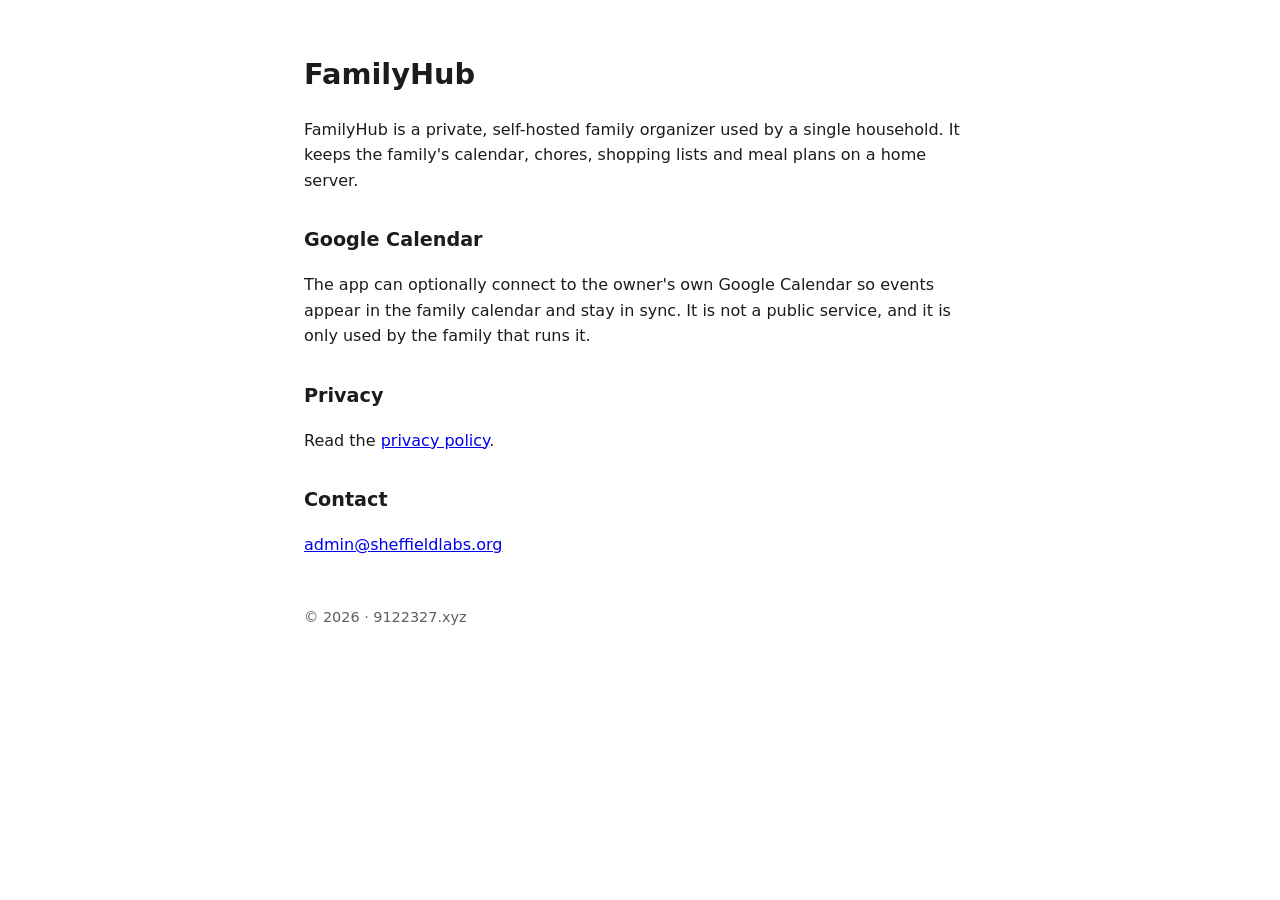
<file: index.html>
<!doctype html>
<html lang="en">
<head>
<meta charset="utf-8">
<meta name="viewport" content="width=device-width,initial-scale=1">
<title>FamilyHub (private family calendar)</title>
<meta name="description" content="A private, self-hosted family organizer for one household.">
<link rel="stylesheet" href="style.css">
</head>
<body>
<h1>FamilyHub</h1>
<p>FamilyHub is a private, self-hosted family organizer used by a single household. It keeps the family's calendar, chores, shopping lists and meal plans on a home server.</p>
<h2>Google Calendar</h2>
<p>The app can optionally connect to the owner's own Google Calendar so events appear in the family calendar and stay in sync. It is not a public service, and it is only used by the family that runs it.</p>
<h2>Privacy</h2>
<p>Read the <a href="privacy.html">privacy policy</a>.</p>
<h2>Contact</h2>
<p><a href="mailto:admin@sheffieldlabs.org">admin@sheffieldlabs.org</a></p>
<footer>&copy; 2026 &middot; 9122327.xyz</footer>
</body>
</html>
</file>
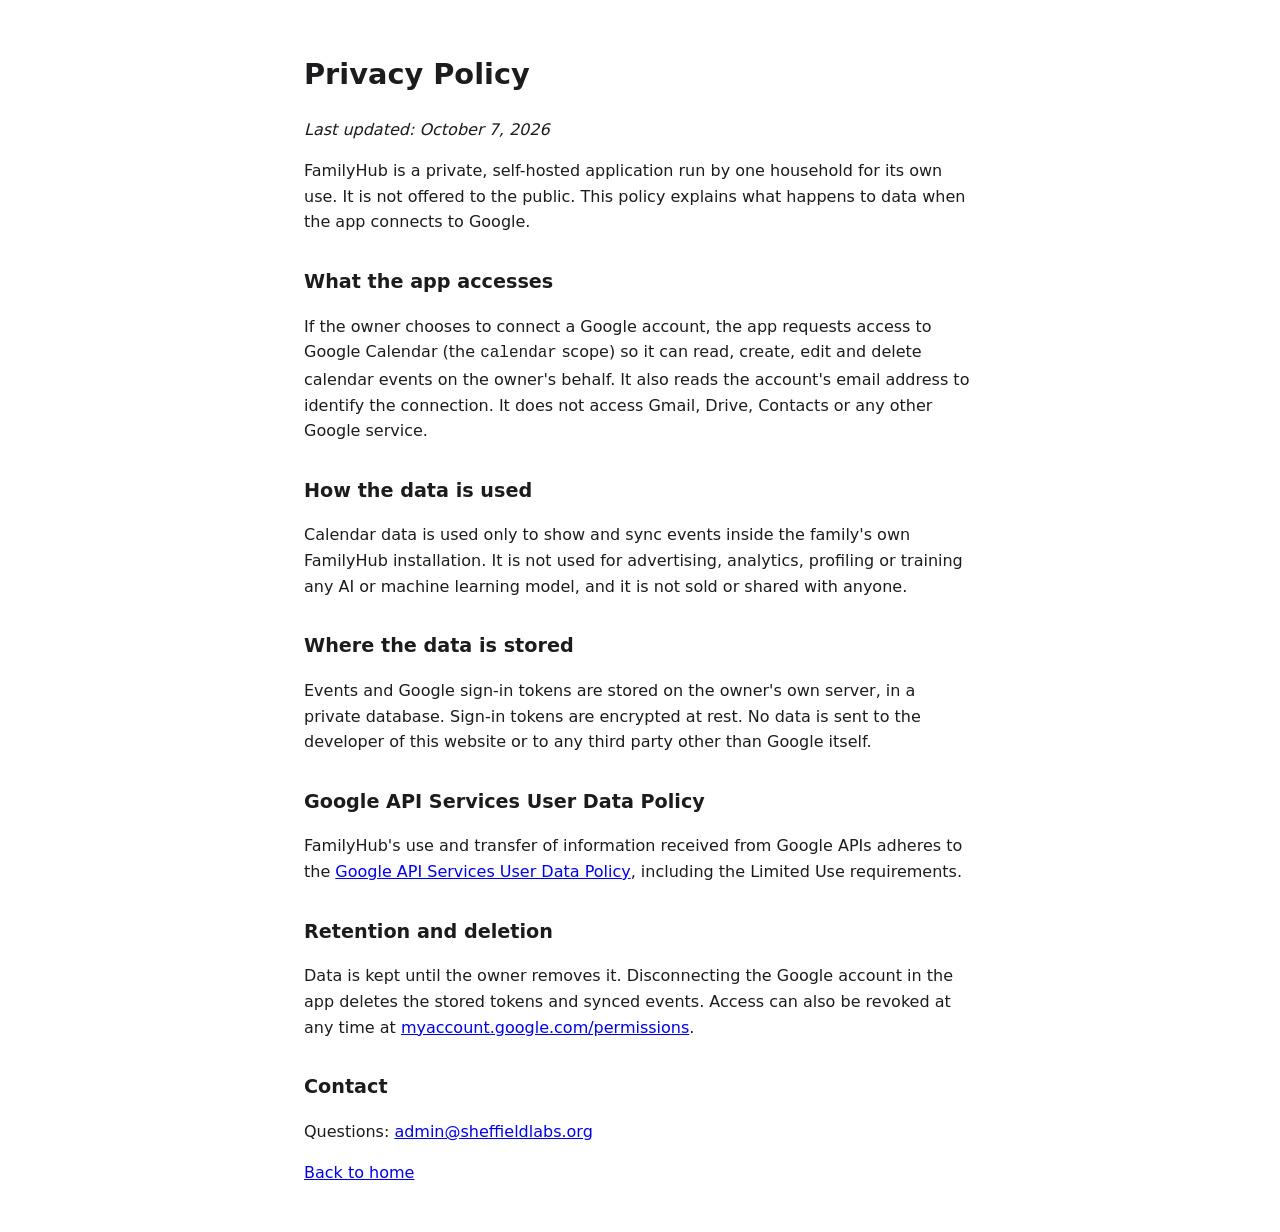
<file: privacy.html>
<!doctype html>
<html lang="en">
<head>
<meta charset="utf-8">
<meta name="viewport" content="width=device-width,initial-scale=1">
<title>Privacy Policy - FamilyHub</title>
<link rel="stylesheet" href="style.css">
</head>
<body>
<h1>Privacy Policy</h1>
<p><em>Last updated: October 7, 2026</em></p>
<p>FamilyHub is a private, self-hosted application run by one household for its own use. It is not offered to the public. This policy explains what happens to data when the app connects to Google.</p>

<h2>What the app accesses</h2>
<p>If the owner chooses to connect a Google account, the app requests access to Google Calendar (the <code>calendar</code> scope) so it can read, create, edit and delete calendar events on the owner's behalf. It also reads the account's email address to identify the connection. It does not access Gmail, Drive, Contacts or any other Google service.</p>

<h2>How the data is used</h2>
<p>Calendar data is used only to show and sync events inside the family's own FamilyHub installation. It is not used for advertising, analytics, profiling or training any AI or machine learning model, and it is not sold or shared with anyone.</p>

<h2>Where the data is stored</h2>
<p>Events and Google sign-in tokens are stored on the owner's own server, in a private database. Sign-in tokens are encrypted at rest. No data is sent to the developer of this website or to any third party other than Google itself.</p>

<h2>Google API Services User Data Policy</h2>
<p>FamilyHub's use and transfer of information received from Google APIs adheres to the <a href="https://developers.google.com/terms/api-services-user-data-policy">Google API Services User Data Policy</a>, including the Limited Use requirements.</p>

<h2>Retention and deletion</h2>
<p>Data is kept until the owner removes it. Disconnecting the Google account in the app deletes the stored tokens and synced events. Access can also be revoked at any time at <a href="https://myaccount.google.com/permissions">myaccount.google.com/permissions</a>.</p>

<h2>Contact</h2>
<p>Questions: <a href="mailto:admin@sheffieldlabs.org">admin@sheffieldlabs.org</a></p>
<p><a href="index.html">Back to home</a></p>
</body>
</html>
</file>
<file: style.css>
:root{color-scheme:light dark}
body{font:16px/1.6 system-ui,-apple-system,Segoe UI,Roboto,sans-serif;max-width:42rem;margin:0 auto;padding:2rem 1rem;color:#1c1c1e;background:#fff}
@media(prefers-color-scheme:dark){body{color:#e8e8ea;background:#121214}a{color:#8ab4ff}}
h1{font-size:1.8rem}h2{font-size:1.2rem;margin-top:2rem}
footer{margin-top:3rem;font-size:.9rem;opacity:.7}
</file>
